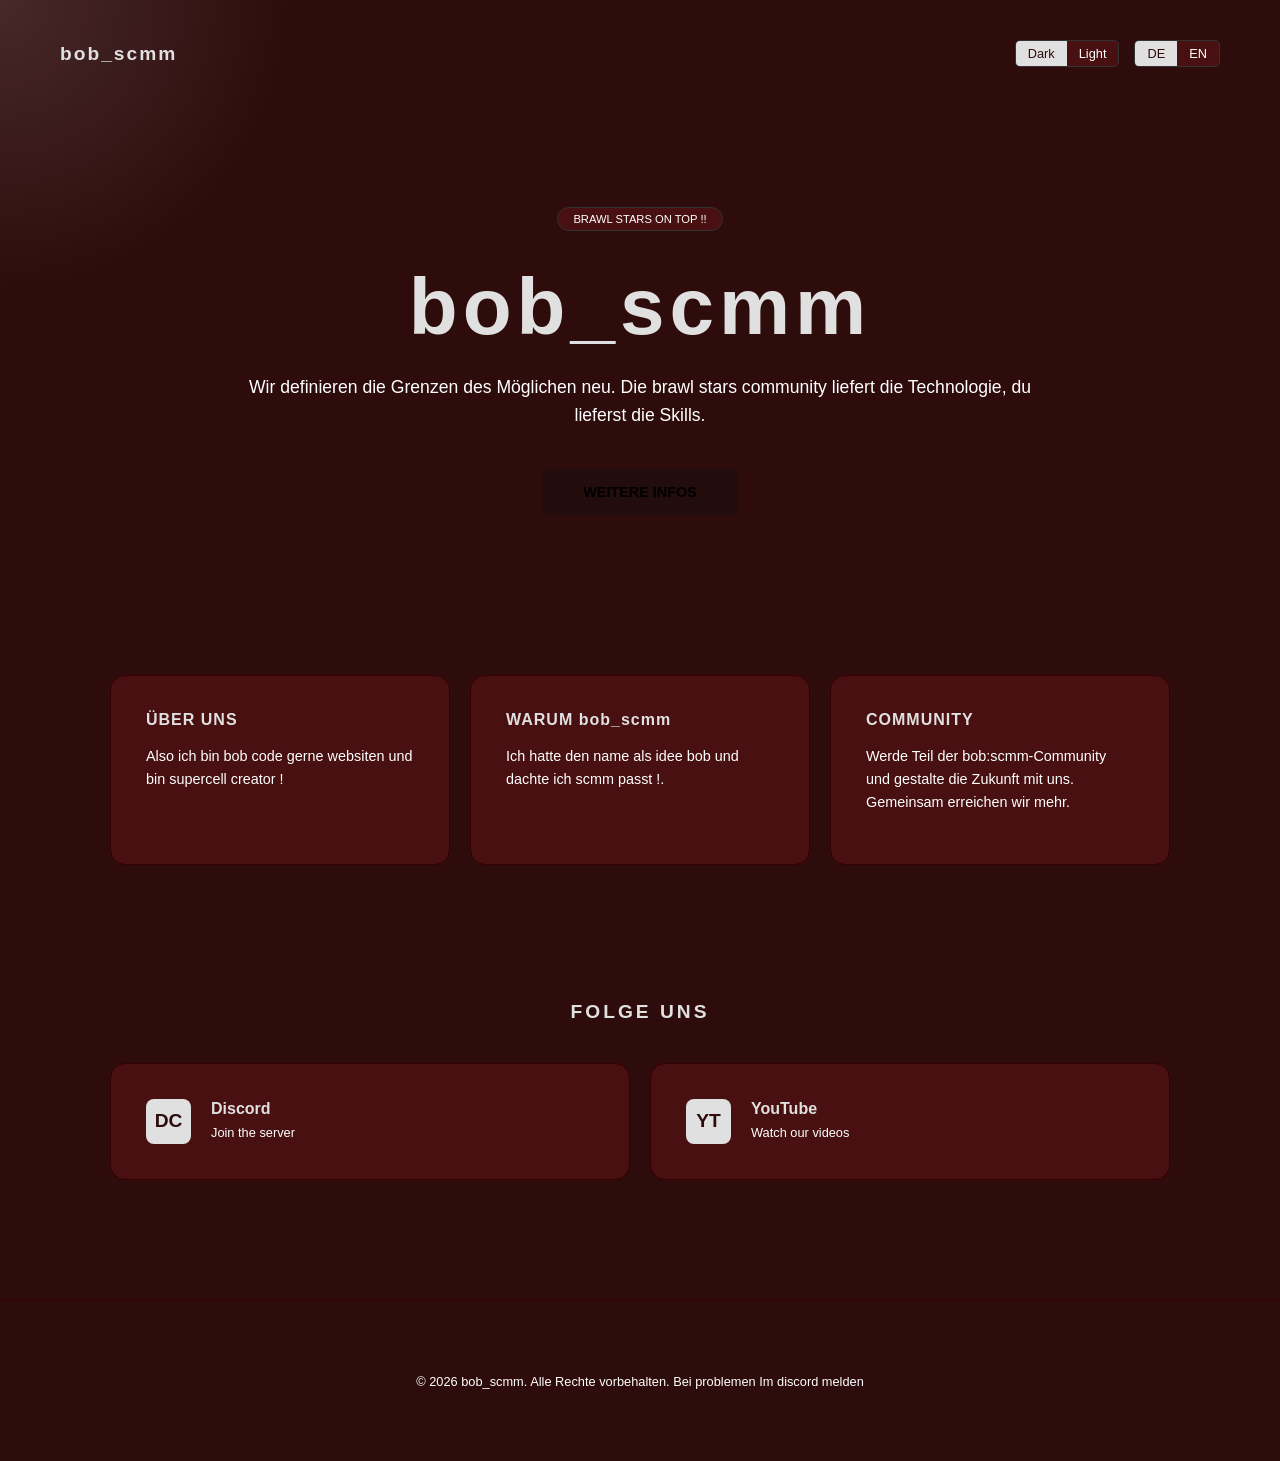
<file: index.html>
<!DOCTYPE html>
<html lang="de">
<head>
    <meta charset="UTF-8">
    <meta name="viewport" content="width=device-width, initial-scale=1.0">
    <title>bob_scmm | Brawl stars Era</title>
    <style>
        /* FARB-DEFINITIONEN */
        :root {
            --bg-color: #2e0c0c;
            --text-main: #e1e0e0;
            --text-gray: #ffffff;
            --card-bg: #481010;
            --card-border: #370000;
            --btn-bg: #220c0c;
            --btn-text: #000000;
            --switch-border: #333;
            --glow-color: rgba(255, 255, 255, 0.12);
        }

        body.light-mode {
            --bg-color: #8e5e5e;
            --text-main: #1d1d1f;
            --text-gray: #ffffff;
            --card-bg: #ffffff;
            --card-border: #d2d2d7;
            --btn-bg: #000000;
            --btn-text: #ffffff;
            --switch-border: #9e9c9c;
            --glow-color: rgba(255, 0, 0, 0.05);
        }

        html {
            scroll-behavior: smooth; /* Sorgt für das sanfte Runterscrollen */
        }

        body {
            margin: 0;
            font-family: 'Inter', -apple-system, BlinkMacSystemFont, sans-serif;
            background-color: var(--bg-color);
            color: var(--text-main);
            display: flex;
            flex-direction: column;
            align-items: center;
            transition: background-color 0.3s, color 0.3s;
            overflow-x: hidden;
        }

        /* MOUSE GLOW */
        .cursor-glow {
            position: fixed;
            top: 0;
            left: 0;
            width: 600px;
            height: 600px;
            background: radial-gradient(circle, var(--glow-color) 0%, rgba(0,0,0,0) 70%);
            border-radius: 50%;
            pointer-events: none;
            transform: translate(-50%, -50%);
            z-index: 0;
        }

        header, main, section, footer {
            position: relative;
            z-index: 1;
        }

        header {
            width: 100%;
            max-width: 1200px;
            display: flex;
            justify-content: space-between;
            align-items: center;
            padding: 40px 20px;
            box-sizing: border-box;
        }

        .logo { font-weight: 800; letter-spacing: 2px; font-size: 1.2rem; }

        .controls { display: flex; gap: 15px; align-items: center; }

        .mode-toggle, .lang-switch {
            border: 1px solid var(--switch-border);
            border-radius: 5px;
            display: flex;
            overflow: hidden;
            background: var(--card-bg);
        }

        .mode-toggle button, .lang-switch span {
            padding: 5px 12px;
            font-size: 0.8rem;
            cursor: pointer;
            transition: 0.3s;
            background: transparent;
            color: var(--text-gray);
            border: none;
        }

        .lang-switch span.active, .mode-toggle button.active {
            background: var(--text-main);
            color: var(--bg-color);
        }

        /* Hero Section */
        .hero { text-align: center; max-width: 800px; padding: 100px 20px; }
        
        .badge {
            display: inline-block;
            border: 1px solid var(--switch-border);
            padding: 5px 15px;
            border-radius: 20px;
            font-size: 0.7rem;
            color: var(--text-gray);
            margin-bottom: 30px;
            background: var(--card-bg);
        }

        h1 { font-size: clamp(2.5rem, 8vw, 5rem); margin: 0; letter-spacing: 5px; }

        .subtitle { color: var(--text-gray); font-size: 1.1rem; line-height: 1.6; margin: 20px 0 40px 0; }

        .main-btn {
            background: var(--btn-bg);
            color: var(--btn-text);
            text-decoration: none;
            padding: 15px 40px;
            font-weight: bold;
            border-radius: 5px;
            text-transform: uppercase;
            font-size: 0.9rem;
            transition: 0.2s;
            display: inline-block;
            cursor: pointer;
        }

        .main-btn:hover { transform: scale(1.05); }

        /* Grid System */
        section {
            width: 100%;
            max-width: 1100px;
            padding: 60px 20px;
            box-sizing: border-box;
        }

        .section-title {
            text-align: center;
            font-size: 1.2rem;
            letter-spacing: 3px;
            margin-bottom: 40px;
            text-transform: uppercase;
        }

        .grid {
            display: grid;
            grid-template-columns: repeat(auto-fit, minmax(300px, 1fr));
            gap: 20px;
        }

        .card {
            background: var(--card-bg);
            border: 1px solid var(--card-border);
            padding: 35px;
            border-radius: 15px;
            transition: 0.3s;
            text-decoration: none;
            color: inherit;
        }

        .card:hover { border-color: var(--text-gray); transform: translateY(-5px); }

        .card h3 { margin-top: 0; font-size: 1rem; letter-spacing: 1px; }

        .card p { color: var(--text-gray); font-size: 0.9rem; line-height: 1.6; }

        /* Social Icons */
        .social-card { display: flex; align-items: center; gap: 20px; }
        .social-icon {
            width: 45px;
            height: 45px;
            background: var(--text-main);
            color: var(--bg-color);
            border-radius: 8px;
            display: flex;
            align-items: center;
            justify-content: center;
            font-weight: bold;
            font-size: 1.2rem;
        }

        /* Footer */
        footer {
            width: 100%;
            padding: 60px 20px;
            border-top: 1px solid var(--card-border);
            text-align: center;
            margin-top: 60px;
            color: var(--text-gray);
            font-size: 0.8rem;
        }
    </style>
</head>
<body>

    <div class="cursor-glow" id="glow"></div>

    <header>
        <div class="logo">bob_scmm</div>
        <div class="controls">
            <div class="mode-toggle">
                <button id="dark-btn" class="active" onclick="setMode('dark')">Dark</button>
                <button id="light-btn" onclick="setMode('light')">Light</button>
            </div>
            <div class="lang-switch">
                <span id="btn-de" class="active" onclick="switchLang('de')">DE</span>
                <span id="btn-en" onclick="switchLang('en')">EN</span>
            </div>
        </div>
    </header>

    <main class="hero">
        <div class="badge" data-key="badge">BRAWL STARS ON TOP !!</div>
        <h1 data-key="title">bob_scmm</h1>
        <p class="subtitle" data-key="subtitle">Wir definieren die Grenzen des Möglichen neu. Die brawl stars community liefert die Technologie, du lieferst die Skills.</p>
        <a href="#content" class="main-btn" data-key="button">WEITERE INFOS</a>
    </main>

    <section id="content">
        <div class="grid">
            <div class="card">
                <h3 data-key="about-title">ÜBER UNS</h3>
                <p data-key="about-text">Also ich bin bob code gerne websiten und bin supercell creator !</p>
            </div>
            <div class="card">
                <h3 data-key="why-title">WARUM bob_scmm</h3>
                <p data-key="why-text">Ich hatte den name als idee bob und dachte ich scmm passt !.</p>
            </div>
            <div class="card">
                <h3 data-key="comm-title">COMMUNITY</h3>
                <p data-key="comm-text">Werde Teil der bob:scmm-Community und gestalte die Zukunft mit uns. Gemeinsam erreichen wir mehr.</p>
            </div>
        </div>
    </section>

    <section>
        <h2 class="section-title" data-key="social-title">FOLGE UNS</h2>
        <div class="grid">
            <a href="https://discord.gg/srC9Uefdzk" class="card social-card" target="_blank">
                <div class="social-icon">DC</div>
                <div>
                    <h4 style="margin:0">Discord</h4>
                    <p style="margin:5px 0 0 0; font-size:0.8rem">Join the server</p>
                </div>
            </a>
            <a href="https://www.youtube.com/@bob_scmm" class="card social-card" target="_blank">
                <div class="social-icon">YT</div>
                <div>
                    <h4 style="margin:0">YouTube</h4>
                    <p style="margin:5px 0 0 0; font-size:0.8rem">Watch our videos</p>
                </div>
            </a>
        </div>
    </section>

    <footer>
        <p>&copy; 2026 bob_scmm. Alle Rechte vorbehalten.
        Bei problemen Im discord melden</p>
    </footer>

    <script>
        // MOUSE GLOW LOGIK
        const glow = document.getElementById('glow');
        window.addEventListener('mousemove', (e) => {
            glow.style.left = e.clientX + 'px';
            glow.style.top = e.clientY + 'px';
        });

        // MODUS LOGIK
        function setMode(mode) {
            const body = document.body;
            if (mode === 'light') {
                body.classList.add('light-mode');
                document.getElementById('light-btn').classList.add('active');
                document.getElementById('dark-btn').classList.remove('active');
            } else {
                body.classList.remove('light-mode');
                document.getElementById('dark-btn').classList.add('active');
                document.getElementById('light-btn').classList.remove('active');
            }
        }

        // SPRACH LOGIK
        const translations = {
            de: {
                "badge": "EINE NEUE ÄRA DES GAMINGS",
                "title": "Bob_scmm",
                "subtitle": "Wir definieren die Grenzen des Möglichen neu. Die bob_scmm liefert die Technologie, du lieferst die Skills.",
                "button": "WEITERE INFOS",
                "about-title": "ÜBER UNS",
                "about-text": "bin bob und code gerne und spiele gerne",
                "why-title": "WARUM bob_scmm",
                "why-text": "Ich hatte den name einfach so als idee .",
                "comm-title": "COMMUNITY",
                "comm-text": "Werde Teil der bob-Community und gestalte die Zukunft mit uns. Gemeinsam erreichen wir mehr.",
                "social-title": "FOLGE UNS"
            },
            en: {
                "badge": "A NEW ERA OF GAMING",
                "title": "Bob_Scmm",
                "subtitle": "We redefine the boundaries of what is possible. bob_scmmm provides the technology, you provide the skills.",
                "button": "MORE INFO",
                "about-title": "ABOUT US",
                "about-text": "im bob and i play and code ",
                "why-title": "WHY bob_scmm",
                "why-text": "i the name bob_scmm was a idee !.",
                "comm-title": "COMMUNITY",
                "comm-text": "Become part of the bob_scmm community and shape the future with us.",
                "social-title": "FOLLOW US"
            }
        };

        function switchLang(lang) {
            document.querySelectorAll('[data-key]').forEach(element => {
                const key = element.getAttribute('data-key');
                if (translations[lang][key]) {
                    element.innerText = translations[lang][key];
                }
            });
            document.getElementById('btn-de').classList.toggle('active', lang === 'de');
            document.getElementById('btn-en').classList.toggle('active', lang === 'en');
        }
    </script>
</body>
</html>
</file>
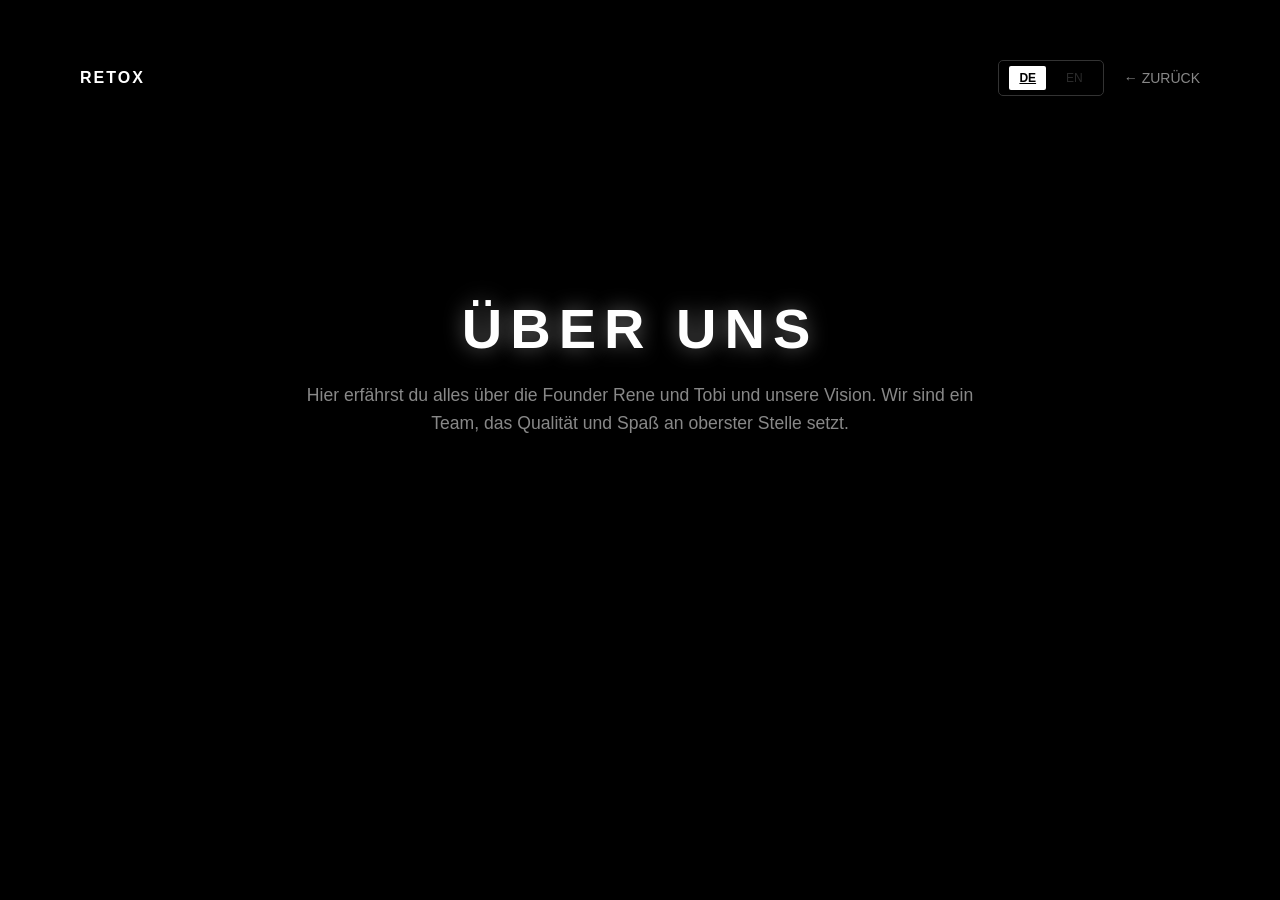
<file: ueberuns.html>
<!DOCTYPE html>
<html lang="de">
<head>
    <meta charset="UTF-8">
    <meta name="viewport" content="width=device-width, initial-scale=1.0">
    <title>Über Uns - bob_scmmy</title>
    <link rel="stylesheet" href="style.css">
    <style>
        /* Zusätzliches Design passend zu deinem Screenshot */
        :root {
            --bg-dark: #000000;
            --text-gray: #888;
        }
        body {
            background-color: var(--bg-dark);
            color: white;
            font-family: sans-serif;
            margin: 0;
            text-align: center;
        }
        header {
            display: flex;
            justify-content: space-between;
            align-items: center;
            padding: 20px 40px;
        }
        .logo { font-weight: bold; letter-spacing: 2px; }
        
        .nav-right { display: flex; align-items: center; gap: 20px; }

        .lang-switch {
            border: 1px solid #333;
            border-radius: 5px;
            display: flex;
            cursor: pointer;
        }
        .lang-switch span {
            padding: 5px 10px;
            font-size: 12px;
            color: #555;
        }
        .lang-switch span.active {
            background: white;
            color: black;
        }

        .back-link {
            color: var(--text-gray);
            text-decoration: none;
            font-size: 14px;
            text-transform: uppercase;
        }

        .hero { padding: 100px 20px; }
        h1 { font-size: 3.5rem; letter-spacing: 8px; margin-bottom: 20px; text-transform: uppercase; }
        .subtitle { color: var(--text-gray); max-width: 700px; margin: 0 auto 50px auto; line-height: 1.6; }

        .card {
            background: #050505;
            border: 1px solid #1a1a1a;
            padding: 40px;
            border-radius: 15px;
            max-width: 600px;
            margin: 0 auto;
            text-align: left;
            color: var(--text-gray);
        }
    </style>
</head>
<body>

    <header>
        <div class="logo">RETOX</div>
        <div class="nav-right">
            <div class="lang-switch">
                <span id="btn-de" class="active" onclick="switchLang('de')">DE</span>
                <span id="btn-en" onclick="switchLang('en')">EN</span>
            </div>
            <a href="index.html" class="back-link">← ZURÜCK</a>
        </div>
    </header>

    <main class="hero">
        <h1 data-key="about-title">ÜBER UNS</h1>
        <p class="subtitle" data-key="about-subtitle">
            Hier erfährst du alles über die Founder Rene und Tobi und unsere Vision. 
            Wir sind ein Team, das Qualität und Spaß an oberster Stelle setzt.
        </p>

        <div class="card">
            <p data-key="card-text">Wir coden Plugins, Webseiten, Bots und vieles mehr...</p>
        </div>
    </main>

    <script>
        const translations = {
            de: {
                "about-title": "ÜBER UNS",
                "about-subtitle": "Hier erfährst du alles über die Founder Rene und Tobi und unsere Vision. Wir sind ein Team, das Qualität und Spaß an oberster Stelle setzt.",
                "card-text": "Wir coden Plugins, Webseiten, Bots und vieles mehr..."
            },
            en: {
                "about-title": "ABOUT US",
                "about-subtitle": "Here you can learn everything about the founders Rene and Tobi and our vision. We are a team that puts quality and fun first.",
                "card-text": "We code plugins, websites, bots and much more..."
            }
        };

        function switchLang(lang) {
            // Texte anpassen
            document.querySelectorAll('[data-key]').forEach(element => {
                const key = element.getAttribute('data-key');
                if (translations[lang][key]) {
                    element.innerText = translations[lang][key];
                }
            });

            // Button-Styling anpassen
            document.getElementById('btn-de').classList.toggle('active', lang === 'de');
            document.getElementById('btn-en').classList.toggle('active', lang === 'en');
        }
    </script>

</body>
</html>
</file>
<file: style.css>
/* Grund-Setup */
* {
    margin: 0;
    padding: 0;
    box-sizing: border-box;
    font-family: 'Segoe UI', Roboto, Helvetica, Arial, sans-serif;
}

body {
    background-color: #000; /* Tiefschwarz wie im Bild */
    color: #fff;
    display: flex;
    flex-direction: column;
    align-items: center;
    min-height: 100vh;
    padding: 40px 20px;
}

/* Header */
header {
    width: 100%;
    max-width: 1200px;
    display: flex;
    justify-content: space-between;
    align-items: center;
    margin-bottom: 80px;
}

.logo {
    font-weight: bold;
    letter-spacing: 2px;
}

.lang-switch {
    border: 1px solid #333;
    padding: 5px;
    border-radius: 4px;
    font-size: 12px;
}

.lang-switch span {
    padding: 5px 10px;
    cursor: pointer;
}

.lang-switch .active {
    background: #fff;
    color: #000000;
    border-radius: 2px;
}

/* Hero Section */
.hero {
    text-align: center;
    max-width: 800px;
}

.badge {
    border: 1px solid #333;
    display: inline-block;
    padding: 5px 15px;
    border-radius: 20px;
    font-size: 10px;
    letter-spacing: 1px;
    color: #888;
    margin-bottom: 30px;
}

h1 {
    font-size: 4rem;
    letter-spacing: 8px;
    margin-bottom: 20px;
    text-shadow: 0 0 20px rgba(255, 255, 255, 0.4); /* Der Glow-Effekt */
}

.subtitle {
    color: #888;
    font-size: 1.1rem;
    margin-bottom: 40px;
    line-height: 1.6;
}

/* Der Button */
.main-btn {
    display: inline-block;
    background-color: #fff;
    color: #000;
    text-decoration: none;
    padding: 15px 40px;
    font-weight: bold;
    border-radius: 5px;
    transition: transform 0.2s, background-color 0.2s;
    letter-spacing: 1px;
}

.main-btn:hover {
    background-color: #ccc;
    transform: scale(1.05);
}

/* Cards Section */
.features {
    display: flex;
    gap: 20px;
    margin-top: 100px;
    width: 100%;
    max-width: 1100px;
}

.card {
    flex: 1;
    background: rgba(255, 255, 255, 0.03); /* Ganz leicht transparent */
    border: 1px solid rgba(255, 255, 255, 0.1);
    padding: 30px;
    border-radius: 12px;
    min-height: 180px;
}

.card h3 {
    font-size: 14px;
    letter-spacing: 1px;
    margin-bottom: 15px;
    color: #fff;
}

.card p {
    color: #666;
    font-size: 14px;
}

.lang-switch span {
    cursor: pointer;
    opacity: 0.5;
    transition: 0.3s;
    margin: 0 5px;
}

.lang-switch span.active {
    opacity: 1;
    font-weight: bold;
    text-decoration: underline;
    color: #000000; /* Oder deine Akzentfarbe */
}




.card {
    opacity: 0;
    transform: translateY(30px);
    transition: all 0.6s ease-out;
}

.card.visible {
    opacity: 1;
    transform: translateY(0);
}
</file>
